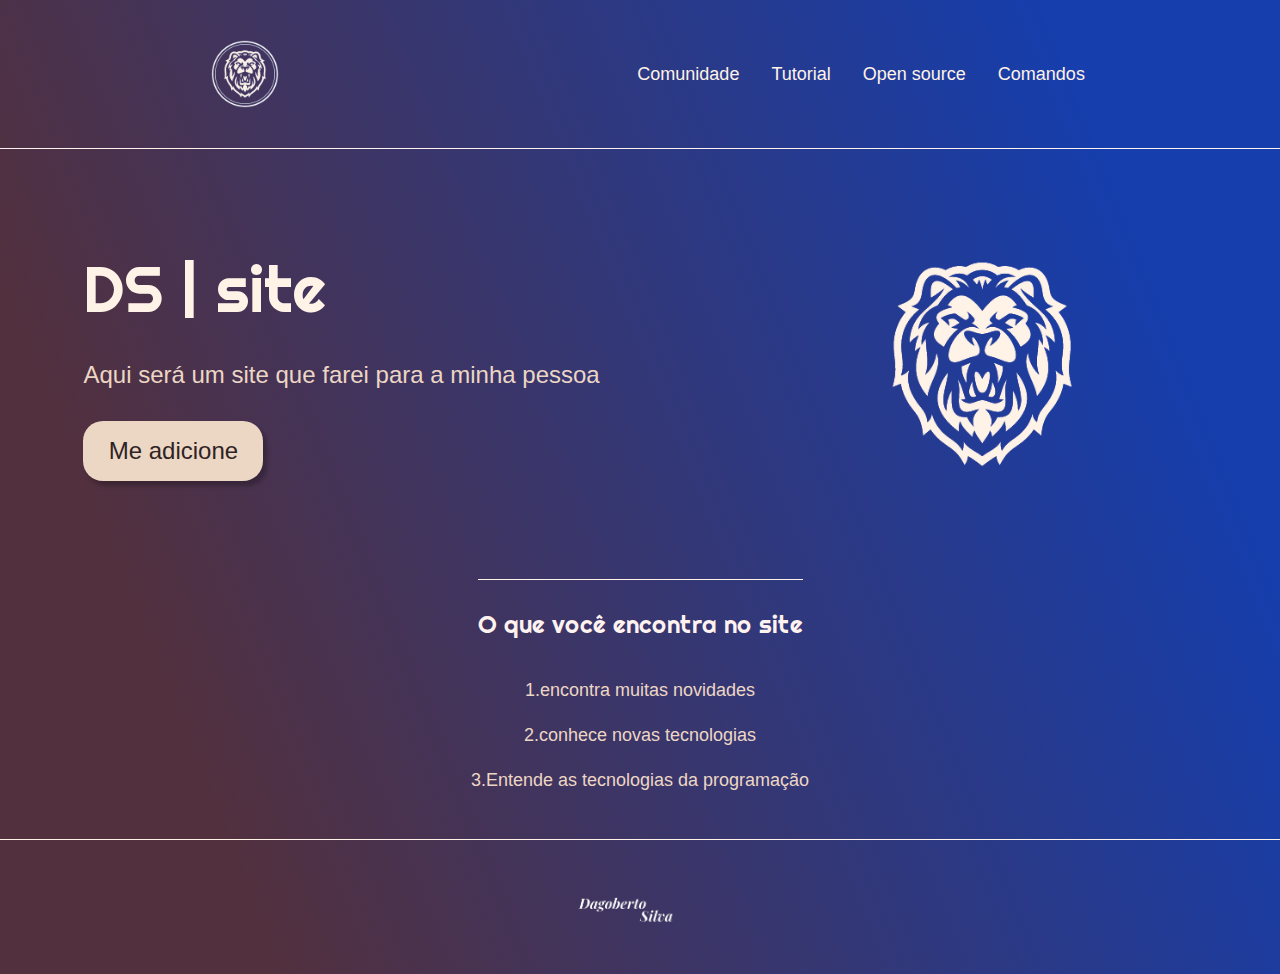
<file: landing Page/index.html>
<!DOCTYPE html>
<html lang="pt-BR">
  <head>
    <meta charset="UTF-8" />
    <meta name="viewport" content="width=device-width, initial-scale=1.0" />
    <meta name="description" content="Venha conhecer minha página" />
    <title>DS | entre e conheça</title>
    <link rel="stylesheet" href="css/style.css">
  </head>
  <body>
    <header class="cabecalho">
      <img class="cabecalho-imagem" src="img/logo.png" alt="logo da pagina DS" />
      <nav class="cabecalho-menu">
        <a href="" class="cabecalho-menu-item">Comunidade</a>
        <a href="" class="cabecalho-menu-item" >Tutorial</a>
        <a href="" class="cabecalho-menu-item" >Open source</a>
        <a href="" class="cabecalho-menu-item" >Comandos</a>
      </nav>
    </header>

    <main class="conteudo">
      <section class="conteudo-principal">
        <div class="conteudo-principal-escrito">
         <h1 class="conteudo-principal-escrito-titulo" >DS | site </h1>
         <h2 class="conteudo-principal-escrito-subtitulo" >Aqui será um site que farei para a minha pessoa</h2>
         <button class="conteudo-principal-escrito-botao" >Me adicione</button>
        </div>
        <img class="conteudo-principal-imagem" src="img/logo2.png" alt="image a respeito so site">
      </section>

      <section class="conteudo-secundario">
         <h3 class="conteudo-secundario-titulo">O que você encontra no site</h3>
        <p class="conteudo-secundario-paragrafo">1.encontra <strong> muitas novidades</strong></p>
        <p class="conteudo-secundario-paragrafo">2.conhece novas <strong>tecnologias</strong></p>
        <p class="conteudo-secundario-paragrafo">3.Entende as <strong>tecnologias da programação</strong></p>
      </section>
    </main>

    <footer class="rodape">
        <img class="rodape-imagem" src="img/Dsilva.png" alt="logo do footer">
    </footer>
  </body>
</html>
</file>
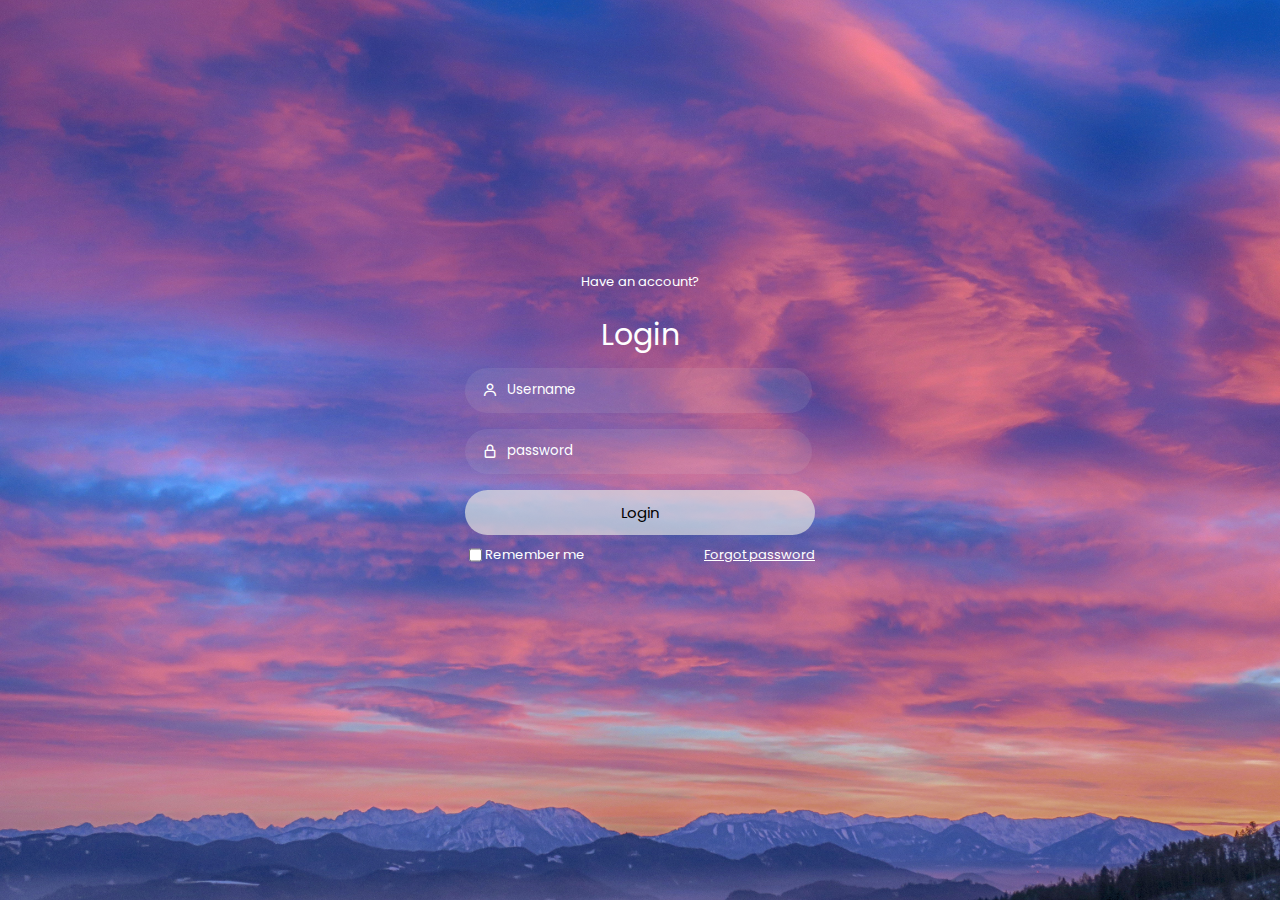
<file: LoginPage/index.html>
<!DOCTYPE html>
<html lang="en">
<head>
    <meta charset="UTF-8">
    <meta http-equiv="X-UA-Compatible" content="IE=edge">
    <meta name="viewport" content="width=device-width, initial-scale=1.0">
    <link rel="stylesheet" href="style.css">
    <link href='https://unpkg.com/boxicons@2.1.4/css/boxicons.min.css' rel='stylesheet'>
    <link href='https://fonts.googleapis.com/css?family=Poppins' rel='stylesheet'>
    <title>DS | Login</title>
</head>
<body>
    <div class="box">
        <div class="container">
            <div class="top-header">
                <span>Have an account?</span>
                <header>Login</header>
            </div>

            <div class="input-field">
                <input type="text" class="input" placeholder="Username" required>
                <i class="bx bx-user"></i>
            </div>
            <div class="input-field">
                <input type="password" class="input" placeholder="password" required>
                <i class="bx bx-lock-alt"></i>
            </div>
            <div class="input-fild">
                <input type="submit" class="submit" value="Login">
            </div>
            <div class="bottom">
                <div class="left">
                    <input type="checkbox" id="check">
                    <label for="check">Remember me</label>
                </div>
                <div class="right">
                    <label><a href="#">Forgot password</a></label>
                </div>
            </div>
        </div>
    </div>
</body>
</html>
</file>
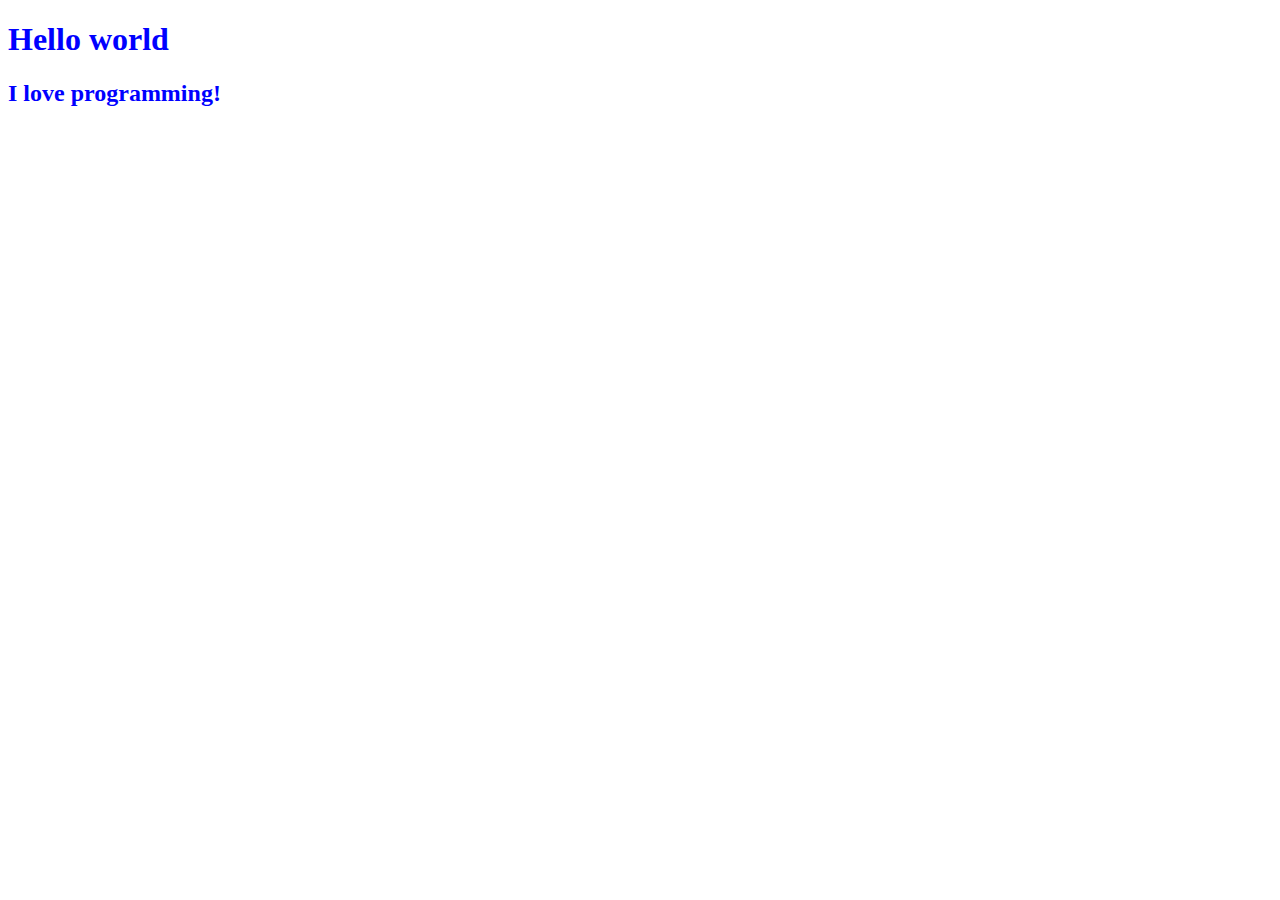
<file: MediaQuerie/index.html>
<!DOCTYPE html>
<html lang="en">
<head>
    <meta charset="UTF-8">
    <meta http-equiv="X-UA-Compatible" content="IE=edge">
    <meta name="viewport" content="width=device-width, initial-scale=1.0">
    <link rel="stylesheet" href="styles.css">
    <title>Document</title>
</head>
<body>
    <h1>Hello world</h1>
    <h2>I love programming!</h2>
</body>
</html>
</file>
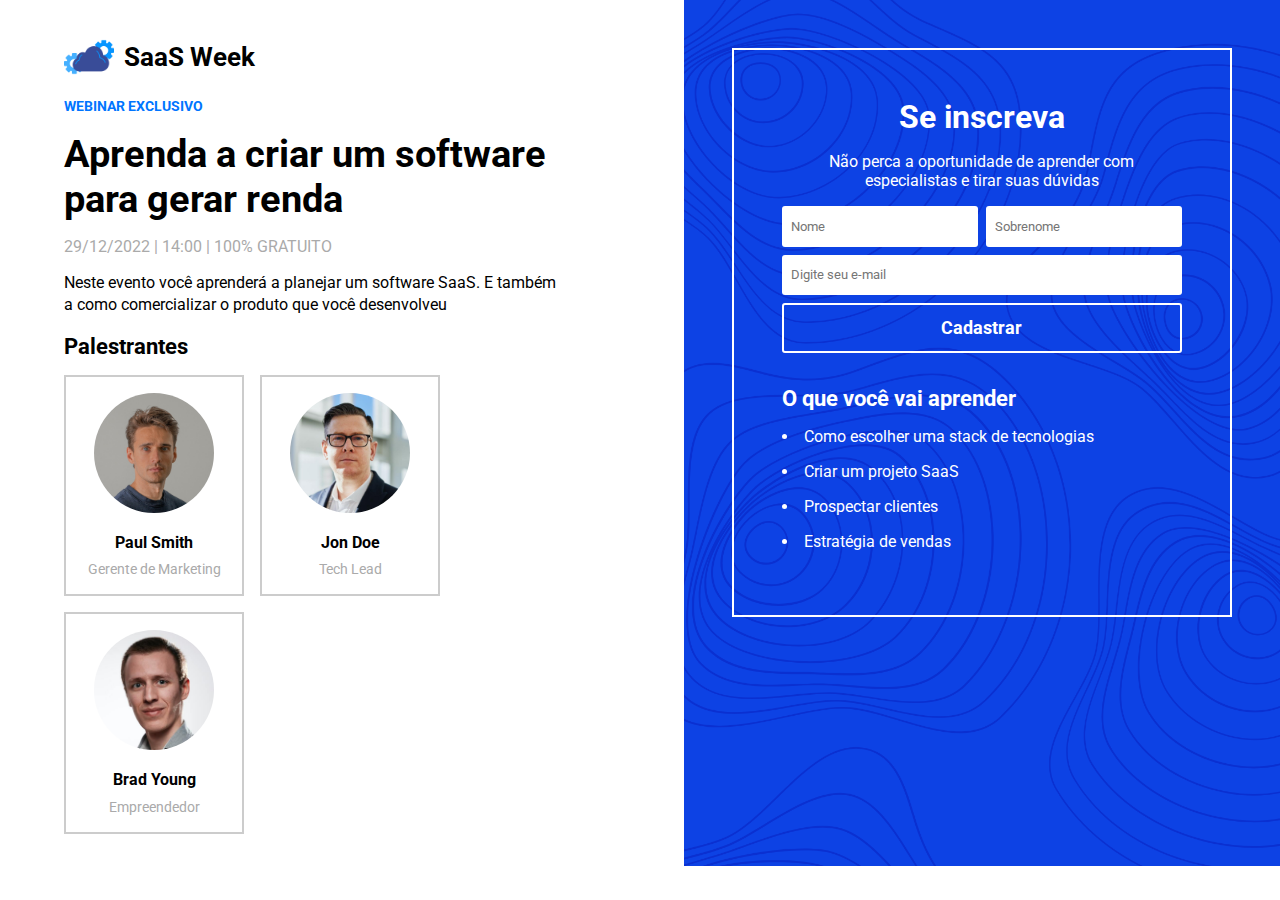
<file: Curso de HTML e CSS/projeto/index.html>
<!DOCTYPE html>
<html lang="en">
  <head>
    <meta charset="UTF-8" />
    <meta http-equiv="X-UA-Compatible" content="IE=edge" />
    <meta name="viewport" content="width=device-width, initial-scale=1.0" />
    <title>Webinar de TI</title>
    <!-- Google fotes -->
    <link rel="preconnect" href="https://fonts.googleapis.com" />
    <link rel="preconnect" href="https://fonts.gstatic.com" crossorigin />
    <link
      href="https://fonts.googleapis.com/css2?family=Gulzar&family=Montserrat:ital,wght@0,400;1,100&family=Roboto:ital,wght@0,100;0,300;0,400;0,500;0,700;0,900;1,100;1,300;1,400;1,500;1,700;1,900&display=swap"
      rel="stylesheet"
    />

    <!-- Estilos -->
    <link rel="stylesheet" href="css/styles.css" />
  </head>
  <body>
    <div id="about-container">
      <div id="brand">
        <img src="img/saasweeklogo.png" alt="SaaS Week" />
        <h1>SaaS Week</h1>
      </div>
      <p id="exclusive">Webinar Exclusivo</p>
      <h2>Aprenda a criar um software para gerar renda</h2>
      <p id="date">29/12/2022 | 14:00 | 100% Gratuito</p>
      <p id="description">
        Neste evento você aprenderá a planejar um software SaaS. E também a como
        comercializar o produto que você desenvolveu
      </p>
      <h4>Palestrantes</h4>
      <div id="users-container">
        <div class="user-card">
          <img src="img/user_1.jpg" alt="Paul Smith" />
          <p class="user-name">Paul Smith</p>
          <p class="user-role">Gerente de Marketing</p>
        </div>
        <div class="user-card">
          <img src="img/user_2.jpg" alt="Jon Doe" />
          <p class="user-name">Jon Doe</p>
          <p class="user-role">Tech Lead</p>
        </div>
        <div class="user-card">
          <img src="img/user_3.jpg" alt="Brad Young" />
          <p class="user-name">Brad Young</p>
          <p class="user-role">Empreendedor</p>
        </div>
      </div>
    </div>
    <div id="form-container">
      <div id="form-inner">
        <h3>Se inscreva</h3>
        <p>
          Não perca a oportunidade de aprender com especialistas e tirar suas
          dúvidas
        </p>
        <form id="register-form">
          <div id="name-container">
            <input type="text" name="name" id="name" placeholder="Nome" />
            <input 
            type="text" 
            name="lastname" 
            id="lastname" 
            placeholder="Sobrenome"
            />
          </div>
          <input 
          type="email" 
          name="email" 
          id="email" 
          placeholder="Digite seu e-mail"
          />
          <input type="submit" value="Cadastrar">
        </form>
        <div id="benefits">
          <h4>O que você vai aprender</h4>
          <ul>
            <li>Como escolher uma stack de tecnologias</li>
            <li>Criar um projeto SaaS</li>
            <li>Prospectar clientes</li>
            <li>Estratégia de vendas</li>
          </ul>
        </div>
      </div>
    </div>
  </body>
</html>
</file>
<file: landing Page/css/style.css>
@import url('https://fonts.googleapis.com/css2?family=Gulzar&family=Montserrat:ital,wght@0,400;1,100&family=Righteous&family=Roboto:ital,wght@0,100;0,300;0,400;0,500;0,700;0,900;1,100;1,300;1,400;1,500;1,700;1,900&display=swap');

*{
    margin: 0;
    padding: 0;
    box-sizing: border-box;
    text-decoration: none;
}

body{
    font-size: 100%;
    background: linear-gradient(68.15deg, #52303e 16.62%, #163eac 85.61%);
}

.cabecalho {
    display: flex;
    flex-direction: row;
    align-items: center;
    justify-content: space-around;
    padding: 24px;
}

.cabecalho img{
    height: 100px;
}

.cabecalho-menu{
    display: flex;
    gap: 32px;
}

.cabecalho-menu-item {
    font-family: 'sarala', sans-serif;
    color: #FFF2E7;
    font-weight: 400;
    font-size: 18px;
}

.conteudo {
    margin-bottom: 48px;
    border-top: 0.4px solid #FFF2EF;
}

.conteudo-principal{
    display: flex;
    flex-direction: row;
    align-items: center;
    justify-content: space-around;
}

.conteudo-principal-escrito {
    display: flex;
    flex-direction: column;
    gap: 32px;
}

.conteudo-principal-escrito-titulo{
    font-family: 'Righteous', cursive;
    font-weight: 400;
    font-size: 64px;
    color: #FFF2E7;
}

.conteudo-principal-escrito-subtitulo {
    font-family: 'Sarala', sans-serif;
    font-weight: 400;
    font-size: 24px;
    color: #ECD6C4;
}

.conteudo-principal-escrito-botao{
    background-color: #ECD6C4;
    width: 180px;
    height: 60px;
    border: none;
    box-shadow: 4px 5px 4px rgba(0, 0, 0, 0.25);
    border-radius: 20px;
    font-family: 'Sarala', sans-serif;
    font-weight: 400;
    font-size: 24px;
    color: #2F2325;
    cursor: pointer;
}

.conteudo-principal-escrito-botao:hover{
    background-color: rgba(263, 214, 196, 0.53);
}

.conteudo-principal-imagem{
    height: 430px;
}

.conteudo-secundario {
    display: flex;
    flex-direction: column;
    align-items: center;
    gap: 24px;
}

.conteudo-secundario-titulo {
    border-top: 0.4px solid #FFF2E7;
    padding-top: 29px;
    font-family: 'Righteous', cursive;
    font-weight: 400;
    font-size: 24px;
    color: #FFF2EF;
    margin-bottom: 16px;
}

.conteudo-secundario-paragrafo{
    font-family: 'Sarala', sans-serif;
    font-weight: 300;
    font-size: 18px;
    color: #ECD6C4;
}

.rodape{
    padding: 32px;
    border-top: 0.4px solid #FFF2E7;
}

.rodape img{
    height: 70px;
}

.rodape-imagem{
    height: 48px;
    display: block;
    margin: 0 auto;
}
</file>
<file: LoginPage/style.css>
*{
    font-family: 'poppins', sans-serif;
}

body{
    background-image: url("images/image01.jpg");
    background-size: cover;
    background-repeat: no-repeat;
    background-position: center;
    background-attachment: fixed;
}

.box{
    display: flex;
    justify-content: center;
    align-items: center;
    min-height: 90vh;
}

.container{
    width: 350px;
    display: flex;
    flex-direction: column;
    padding: 0 15px 0 15px;
}

span{
    color: #fff;
    font-size: small;
    display: flex;
    justify-content: center;
    padding: 10px 0 10px 0;
}

header{
    color: #fff;
    font-size: 30px;
    display: flex;
    justify-content: center;
    padding: 10px 0 10px 0;
}

.input-field{
display: flex;
flex-direction: column;
}

.input{
    height: 45px;
    width: 87%;
    border: none;
    outline: none;
    border-radius: 30px;
    color: #fff;
    padding: 0 0 0 42px;
    background: rgba(225, 225, 225, 0.1);
}

i{
    position: relative;
    top: -31px;
    left: 17px;
    color: #fff;
}

::-webkit-input-placeholder{
    color: #fff;
}

.submit{
    border: none;
    border-radius: 30px;
    font-size: 15px;
    height: 45px;
    outline: none;
    width: 100%;
    background: rgb(225, 225, 225, 0.7);
    cursor: pointer;
    transition: .3s;
}

.submit:hover{
    box-shadow: 1px 5px 7 1px rgba(0, 0, 0, 0.2);
}

.bottom{
    display: flex;
    flex-direction: row;
    justify-content: space-between;
    font-size: small;
    color: #fff;
    margin-top: 10px;
}

.left{
    display: flex;
}

label a{
    color: #fff;
}
</file>
<file: MediaQuerie/styles.css>
h1{
    color: red;
}

h2{
    color: red;
}

/*CELULARES*/
@media(max-width: 450px){
h1{
    color: green;
}

h2{
    color: green;
}
}

/*TABLETS*/
@media (min-width: 768px) and (max-width: 1024px){
h1{
    color: yellow;
}

h2{
    color: yellow;
}
}

/*orientação orizontal*/
@media(orientation: landscape){
    h1{
        color: blue;
    }

    h2{
        color: blue;
    }
}
</file>
<file: Curso de HTML e CSS/projeto/css/styles.css>
/* Geral */
* {
  margin: 0;
  padding: 0;
  box-sizing: border-box;
  font-family: "Roboto";
}

body {
  display: flex;
  flex-wrap: wrap;
}

/* Apresentação do Evento */
#about-container {
  flex: 1.4;
  padding: 2rem 4rem;
}

#brand {
  display: flex;
  align-items: center;
  font-size: 0.8rem;
  margin-bottom: 1rem;
}

#brand img {
  height: 50px;
  margin-right: 0.6rem;
}

#exclusive {
  text-transform: uppercase;
  color: #0075ff;
  font-weight: bold;
  font-size: 0.9rem;
  margin-bottom: 1rem;
}

#about-container h2 {
  font-size: 2.4rem;
  max-width: 500px;
  margin-bottom: 1rem;
}

#date {
  text-transform: uppercase;
  color: #aaa;
  margin-bottom: 1rem;
}

#description {
  max-width: 500px;
  margin-bottom: 1rem;
  line-height: 1.4rem;
}

#about-container h4 {
  font-size: 1.4rem;
  margin-bottom: 1rem;
}

#users-container {
  display: flex;
  flex-wrap: wrap;
  gap: 1rem;
}

.user-card {
  border: 2px solid #ccc;
  padding: 1rem;
  width: 180px;
  text-align: center;
}

.user-card img {
  width: 120px;
  border-radius: 50%;
  margin-bottom: 1rem;
}

.user-card .user-name {
  font-weight: bold;
  margin-bottom: 0.6rem;
}

.user-card .user-role {
  color: #aaa;
  font-size: 0.9rem;
}
/* Form */
#form-container {
  flex: 1;
  background-image: url("../img/pattern.png");
  background-size: cover;
  color: #fff;
}

#form-inner {
  margin: 3rem;
  padding: 3rem;
  border: 2px solid #fff;
  text-align: center;
  display: flex;
  flex-direction: column;
  align-items: center;
} 

#form-inner h3 {
  font-size: 2rem;
  margin-bottom: 1rem;
}

#form-inner p {
  margin-bottom: 1rem;
}

#register-form {
  display: flex;
  flex-direction: column;
  gap: 0.5rem;
  margin-bottom: 2rem;
}

#name-container{
  display: flex;
  gap: 0.5rem;
}

#register-form input {
  padding: 0.8rem 0.6rem;
  border: none;
  border-radius: 3px;
}

#email{
  min-width: 100%;
}

#register-form input[type="submit"] {
  background-color: transparent;
  color: #fff;
  border: 2px solid #fff;
  font-size: 1.1rem;
  font-weight: bold;
  cursor: pointer;
  transition: 0.4s;
}

#register-form input[type="submit"]:hover {
  background-color: #fff;
  color: #0075ff;
}

#benefits {
  text-align: left;
  align-self: start;
}

#benefits h4 {
  font-size: 1.4rem;
  margin-bottom: 1rem;
}

#benefits ul {
  list-style-position: inside;
}

#benefits li{
  margin-bottom: 1rem;
}

/* Responsivo */

@media (max-width: 450px) {
 body{
  flex-direction: column;
 }

 #about-container {
  padding: 2rem;
  padding-bottom: 0;
 }

 #about-container h2 {
  font-size: 3rem;
 }

 #exclusive, #date {
  font-size: 1.4rem;
 }

 #description {
  font-size: 1.6rem;
  line-height: 2.2rem;
 }

 #users-container {
  flex-direction: column;
 }

 .user-card {
  width: 100%;
  padding: 2rem;
 }

 .user-card img{
  width: 180px;
 }

 .user-card .user-name {
  font-size: 1.6rem;
 }

 .user-card .user-role {
  font-size: 1.4rem;
 }

 #form-inner {
  padding: 2rem;
  margin: 2rem;
 } 

 #register-form, #name-container {
  gap: 1rem;
 }
}
</file>
